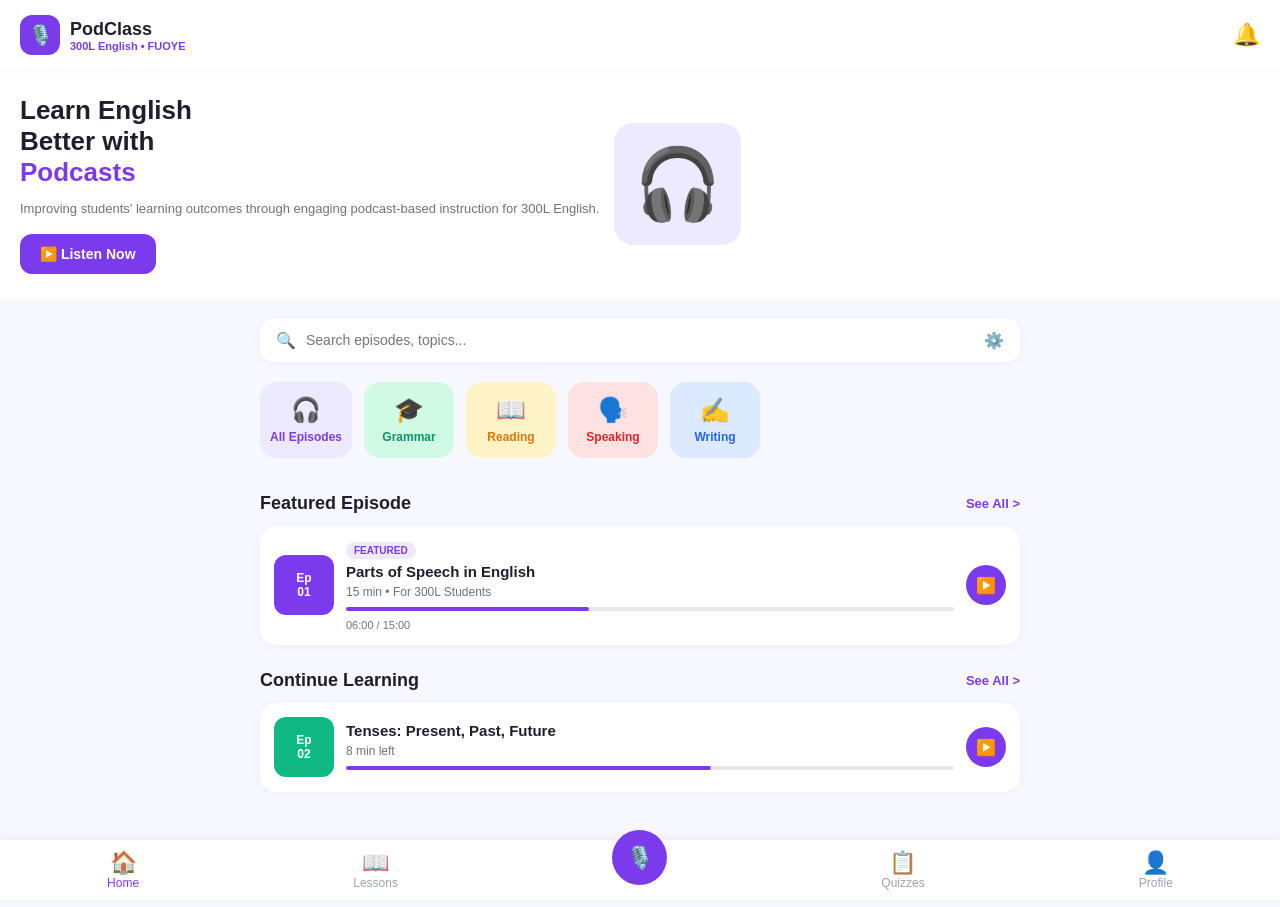
<file: index.html>
<!DOCTYPE html>
<html lang="en">
<head>
  <meta charset="UTF-8">
  <meta name="viewport" content="width=device-width, initial-scale=1.0">
  <title>PodClass - FUOYE 300L English</title>
  <style>
    * { margin: 0; padding: 0; box-sizing: border-box; font-family: -apple-system, BlinkMacSystemFont, 'Segoe UI', Roboto, Arial, sans-serif; }
    body { background: #f7f7ff; color: #1e1e2d; padding-bottom: 80px; }
    
    /* HEADER */
    .app-header { background: white; padding: 15px 20px; position: sticky; top: 0; z-index: 100; box-shadow: 0 2px 5px rgba(0,0,0,0.03); }
    .header-bar { display: flex; justify-content: space-between; align-items: center; }
    .logo { display: flex; align-items: center; gap: 10px; }
    .logo-icon { background: #7c3aed; color: white; width: 40px; height: 40px; border-radius: 12px; display: flex; align-items: center; justify-content: center; font-size: 20px; }
    .logo h2 { font-size: 18px; color: #1e1e2d; }
    .logo p { font-size: 11px; color: #7c3aed; font-weight: 600; }
    .header-icons { font-size: 22px; }

    /* HERO */
    .hero-section { background: white; padding: 25px 20px; display: flex; align-items: center; gap: 15px; }
    .hero-text h1 { font-size: 26px; line-height: 1.2; color: #1e1e2d; }
    .hero-text h1 span { color: #7c3aed; }
    .hero-text p { font-size: 13px; color: #6b7280; margin: 12px 0 18px; }
    .btn-listen { background: #7c3aed; color: white; padding: 12px 20px; border-radius: 12px; text-decoration: none; font-weight: 700; font-size: 14px; display: inline-block; }
    .hero-img { font-size: 70px; background: #ede9fe; padding: 20px; border-radius: 20px; }

    /* CONTAINER */
    .container { padding: 20px; max-width: 800px; margin: 0 auto; }
    .search-box { background: white; display: flex; align-items: center; gap: 10px; padding: 12px 16px; border-radius: 14px; box-shadow: 0 2px 10px rgba(0,0,0,0.04); margin-bottom: 20px; }
    .search-box input { border: none; outline: none; flex: 1; font-size: 14px; background: transparent; }

    /* CATEGORIES */
    .categories { display: flex; gap: 12px; overflow-x: auto; padding-bottom: 10px; }
    .cat-card { min-width: 90px; padding: 14px 10px; border-radius: 16px; text-align: center; font-size: 12px; font-weight: 600; }
    .cat-card div { font-size: 24px; margin-bottom: 6px; }
    .purple { background: #ede9fe; color: #7c3aed; }
    .green { background: #d1fae5; color: #059669; }
    .yellow { background: #fef3c7; color: #d97706; }
    .red { background: #fee2e2; color: #dc2626; }
    .blue { background: #dbeafe; color: #2563eb; }

    /* EPISODE CARDS */
    .section-title { display: flex; justify-content: space-between; align-items: center; margin: 25px 0 12px; }
    .section-title h3 { font-size: 18px; }
    .section-title a { color: #7c3aed; font-size: 13px; font-weight: 600; text-decoration: none; }
    .episode-card { background: white; padding: 14px; border-radius: 16px; display: flex; align-items: center; gap: 12px; margin-bottom: 15px; box-shadow: 0 2px 10px rgba(0,0,0,0.04); }
    .ep-thumb { background: #7c3aed; color: white; width: 60px; height: 60px; border-radius: 12px; display: flex; align-items: center; justify-content: center; font-size: 12px; font-weight: 700; text-align: center; }
    .ep-thumb.green { background: #10b981; }
    .ep-info { flex: 1; }
    .badge { background: #ede9fe; color: #7c3aed; font-size: 10px; font-weight: 700; padding: 3px 8px; border-radius: 20px; }
    .ep-info h4 { font-size: 15px; margin: 5px 0; }
    .ep-info p { font-size: 12px; color: #6b7280; }
    .progress-bar { background: #e5e7eb; height: 4px; border-radius: 10px; margin: 8px 0; }
    .progress-bar div { background: #7c3aed; height: 4px; border-radius: 10px; }
    .time { font-size: 11px; color: #6b7280; }
    .play-btn { background: #7c3aed; color: white; width: 40px; height: 40px; border-radius: 50%; display: flex; align-items: center; justify-content: center; text-decoration: none; font-size: 16px; }

    /* BOTTOM NAV */
    .bottom-nav { position: fixed; bottom: 0; left: 0; right: 0; background: white; display: flex; justify-content: space-around; padding: 10px 0; box-shadow: 0 -2px 10px rgba(0,0,0,0.05); }
    .bottom-nav a { text-align: center; color: #9ca3af; font-size: 12px; text-decoration: none; }
    .bottom-nav a.active { color: #7c3aed; }
    .bottom-nav a div { font-size: 22px; }
    .mic-btn { background: #7c3aed; color: white !important; width: 55px; height: 55px; border-radius: 50%; margin-top: -20px; display: flex; align-items: center; justify-content: center; font-size: 26px !important; }
  </style>
</head>
<body>

<header class="app-header">
  <div class="header-bar">
    <div class="logo">
      <div class="logo-icon">🎙️</div>
      <div>
        <h2>PodClass</h2>
        <p>300L English • FUOYE</p>
      </div>
    </div>
    <div class="header-icons">🔔</div>
  </div>
</header>

<section class="hero-section">
  <div class="hero-text">
    <h1>Learn English <br>Better with <br><span>Podcasts</span></h1>
    <p>Improving students' learning outcomes through engaging podcast-based instruction for 300L English.</p>
    <a href="podcasts.html" class="btn-listen">▶️ Listen Now</a>
  </div>
  <div class="hero-img">🎧</div>
</section>

<section class="container">
  <div class="search-box">
    <span>🔍</span>
    <input type="text" placeholder="Search episodes, topics...">
    <span>⚙️</span>
  </div>

  <div class="categories">
    <div class="cat-card purple"><div>🎧</div><p>All Episodes</p></div>
    <div class="cat-card green"><div>🎓</div><p>Grammar</p></div>
    <div class="cat-card yellow"><div>📖</div><p>Reading</p></div>
    <div class="cat-card red"><div>🗣️</div><p>Speaking</p></div>
    <div class="cat-card blue"><div>✍️</div><p>Writing</p></div>
  </div>

  <div class="section-title">
    <h3>Featured Episode</h3>
    <a href="podcasts.html">See All ></a>
  </div>

  <div class="episode-card">
    <div class="ep-thumb">Ep<br>01</div>
    <div class="ep-info">
      <span class="badge">FEATURED</span>
      <h4>Parts of Speech in English</h4>
      <p>15 min • For 300L Students</p>
      <div class="progress-bar"><div style="width: 40%;"></div></div>
      <div class="time">06:00 / 15:00</div>
    </div>
    <a href="podcasts.html#ep1" class="play-btn">▶️</a>
  </div>

  <div class="section-title">
    <h3>Continue Learning</h3>
    <a href="podcasts.html">See All ></a>
  </div>

  <div class="episode-card">
    <div class="ep-thumb green">Ep<br>02</div>
    <div class="ep-info">
      <h4>Tenses: Present, Past, Future</h4>
      <p>8 min left</p>
      <div class="progress-bar"><div style="width: 60%;"></div></div>
    </div>
    <a href="podcasts.html#ep2" class="play-btn">▶️</a>
  </div>
</section>

<nav class="bottom-nav">
  <a href="index.html" class="active"><div>🏠</div><span>Home</span></a>
  <a href="lessons.html"><div>📖</div><span>Lessons</span></a>
  <a href="podcasts.html" class="mic-btn"><div>🎙️</div></a>
  <a href="quizzes.html"><div>📋</div><span>Quizzes</span></a>
  <a href="progress.html"><div>👤</div><span>Profile</span></a>
</nav>

</body>
</html>
</file>
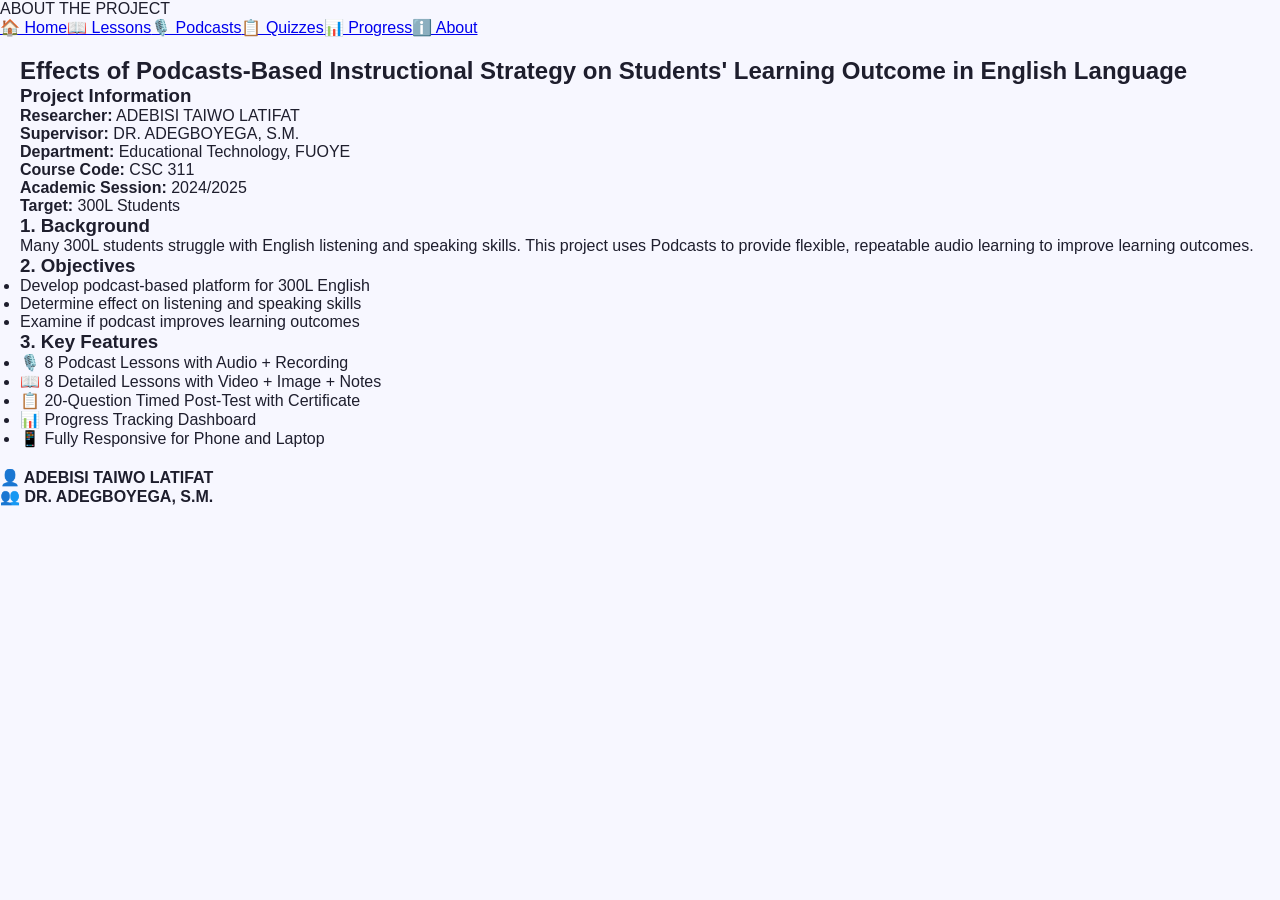
<file: about.html>
<!DOCTYPE html><html lang="en"><head><meta charset="UTF-8"><meta name="viewport" content="width=device-width, initial-scale=1.0">
<title>About - PodClass 300L</title><link rel="stylesheet" href="style.css"></head><body>
<header><div class="header-top"><div class="school-name">ABOUT THE PROJECT</div></div>
<nav><a href="index.html">🏠 Home</a><a href="lessons.html">📖 Lessons</a><a href="podcasts.html">🎙️ Podcasts</a><a href="quizzes.html">📋 Quizzes</a><a href="progress.html">📊 Progress</a><a href="about.html" class="active">ℹ️ About</a></nav></header>
<section class="container">
  <h1>Effects of Podcasts-Based Instructional Strategy on Students' Learning Outcome in English Language</h1>
  <div class="lesson-card">
    <h3>Project Information</h3>
    <p><b>Researcher:</b> ADEBISI TAIWO LATIFAT</p><p><b>Supervisor:</b> DR. ADEGBOYEGA, S.M.</p>
    <p><b>Department:</b> Educational Technology, FUOYE</p><p><b>Course Code:</b> CSC 311</p><p><b>Academic Session:</b> 2024/2025</p><p><b>Target:</b> 300L Students</p>
  </div>
  <div class="lesson-card"><h3>1. Background</h3><p>Many 300L students struggle with English listening and speaking skills. This project uses Podcasts to provide flexible, repeatable audio learning to improve learning outcomes.</p></div>
  <div class="lesson-card"><h3>2. Objectives</h3><ul><li>Develop podcast-based platform for 300L English</li><li>Determine effect on listening and speaking skills</li><li>Examine if podcast improves learning outcomes</li></ul></div>
  <div class="lesson-card"><h3>3. Key Features</h3><ul><li>🎙️ 8 Podcast Lessons with Audio + Recording</li><li>📖 8 Detailed Lessons with Video + Image + Notes</li><li>📋 20-Question Timed Post-Test with Certificate</li><li>📊 Progress Tracking Dashboard</li><li>📱 Fully Responsive for Phone and Laptop</li></ul></div>
</section>
<footer><div><b>👤 ADEBISI TAIWO LATIFAT</b></div><div><b>👥 DR. ADEGBOYEGA, S.M.</b></div></footer></body></html>
</file>
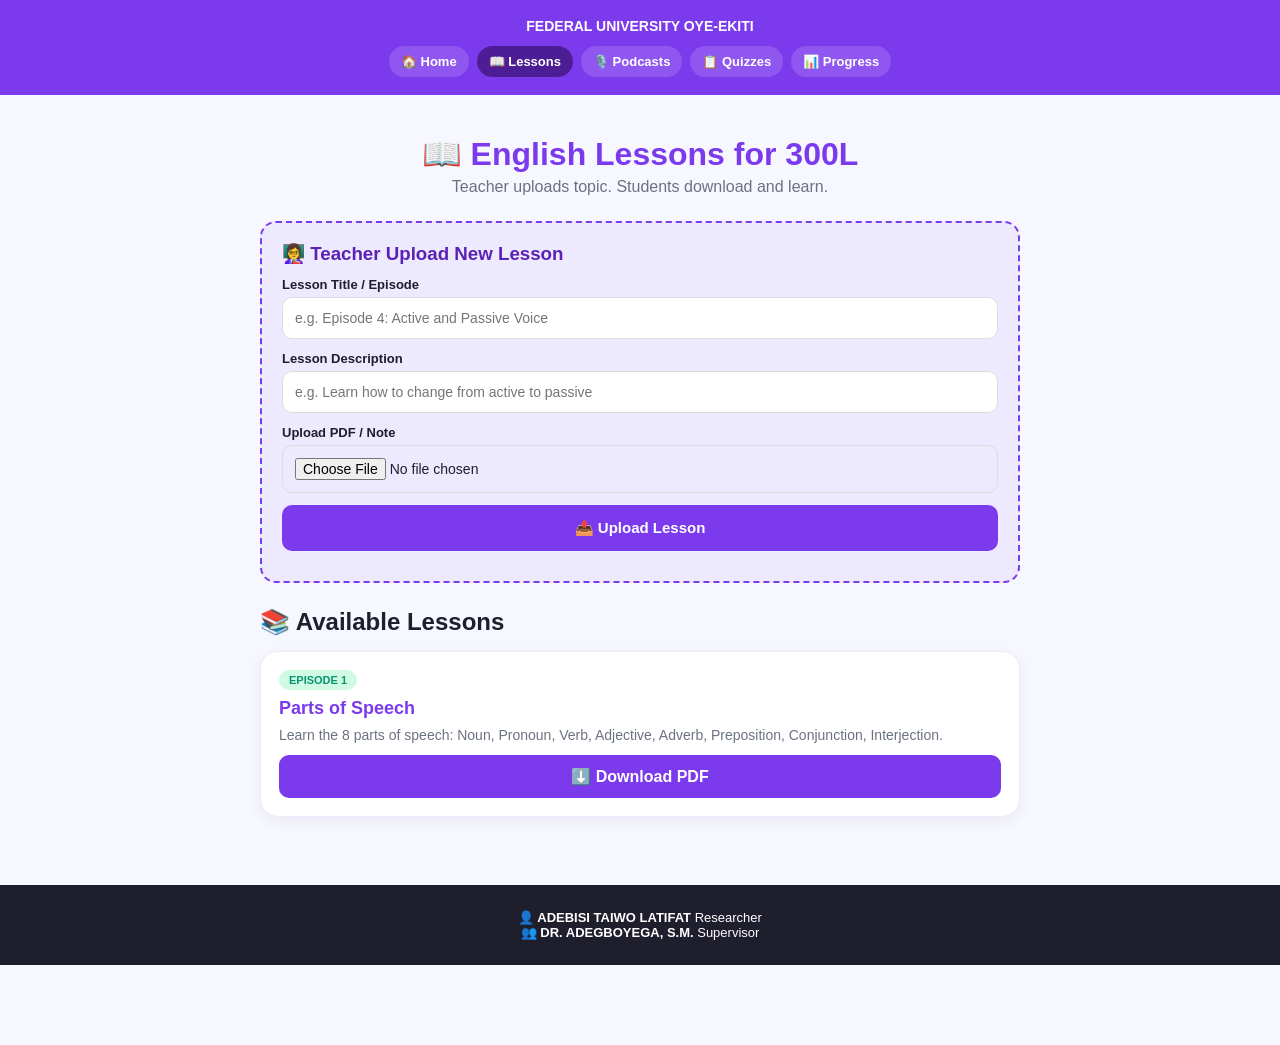
<file: lessons.html>
<!DOCTYPE html>
<html lang="en">
<head>
  <meta charset="UTF-8">
  <meta name="viewport" content="width=device-width, initial-scale=1.0">
  <title>Lessons - PodClass 300L</title>
  <style>
    * { margin: 0; padding: 0; box-sizing: border-box; font-family: -apple-system, BlinkMacSystemFont, 'Segoe UI', Roboto, Arial, sans-serif; }
    body { background: #f7f7ff; color: #1e1e2d; padding-bottom: 80px; }
    header { background: #7c3aed; color: white; padding: 18px 15px; position: sticky; top: 0; z-index: 100; }
.school-name { font-size: 14px; font-weight: 800; text-align: center; text-transform: uppercase; margin-bottom: 12px; }
    nav { display: flex; flex-wrap: wrap; gap: 8px; justify-content: center; }
    nav a { color: white; text-decoration: none; padding: 8px 12px; border-radius: 20px; background: rgba(255,255,255,0.15); font-size: 13px; font-weight: 600; }
    nav a.active { background: #4c1d95; }
.container { max-width: 800px; margin: 0 auto; padding: 20px; }
    h1 { text-align: center; color: #7c3aed; margin: 20px 0 5px; }
.subtitle { text-align: center; color: #6b7280; margin-bottom: 25px; }
.teacher-upload-box { background: #ede9fe; padding: 20px; border-radius: 16px; border: 2px dashed #7c3aed; margin-bottom: 25px; }
.teacher-upload-box h3 { color: #5b21b6; margin-bottom: 10px; }
.input-group { margin: 12px 0; }
.input-group label { font-weight: 700; font-size: 13px; display: block; margin-bottom: 5px; }
.input-group input { width: 100%; padding: 12px; border: 1.5px solid #ddd; border-radius: 10px; font-size: 14px; }
.btn-upload-lesson { background: #7c3aed; color: white; border: none; padding: 14px; border-radius: 10px; width: 100%; font-weight: 700; cursor: pointer; font-size: 15px; }
.lesson-card { background: white; padding: 18px; border-radius: 18px; margin-bottom: 18px; box-shadow: 0 4px 15px rgba(0,0,0,0.06); border: 1px solid #ede9fe; }
.lesson-card h3 { color: #7c3aed; font-size: 18px; margin-bottom: 8px; }
.lesson-card p { color: #6b7280; font-size: 14px; margin-bottom: 12px; }
.btn-download { background: #7c3aed; color: white; padding: 12px; border-radius: 10px; text-decoration: none; font-weight: 700; display: block; text-align: center; }
.btn-download.green { background: #10b981; }
.badge { background: #d1fae5; color: #059669; font-size: 11px; font-weight: 700; padding: 4px 10px; border-radius: 20px; display: inline-block; margin-bottom: 8px; }
    footer { background: #1e1e2d; color: white; text-align: center; padding: 25px 20px; font-size: 13px; margin-top: 30px; }
  </style>
</head>
<body>

<header>
  <div class="school-name">FEDERAL UNIVERSITY OYE-EKITI</div>
  <nav>
    <a href="index.html">🏠 Home</a>
    <a href="lessons.html" class="active">📖 Lessons</a>
    <a href="podcasts.html">🎙️ Podcasts</a>
    <a href="quizzes.html">📋 Quizzes</a>
    <a href="progress.html">📊 Progress</a>
  </nav>
</header>

<div class="container">
  <h1>📖 English Lessons for 300L</h1>
  <p class="subtitle">Teacher uploads topic. Students download and learn.</p>

  <!-- TEACHER UPLOAD SECTION -->
  <div class="teacher-upload-box">
    <h3>👩‍🏫 Teacher Upload New Lesson</h3>
    <div class="input-group">
      <label>Lesson Title / Episode</label>
      <input type="text" id="lessonTitle" placeholder="e.g. Episode 4: Active and Passive Voice">
    </div>
    <div class="input-group">
      <label>Lesson Description</label>
      <input type="text" id="lessonDesc" placeholder="e.g. Learn how to change from active to passive">
    </div>
    <div class="input-group">
      <label>Upload PDF / Note</label>
      <input type="file" id="lessonFile" accept=".pdf,.doc,.docx,.txt">
    </div>
    <button class="btn-upload-lesson" onclick="uploadLesson()">📤 Upload Lesson</button>
    <div id="uploadStatus" style="margin-top:10px; font-size:13px;"></div>
  </div>

  <!-- STUDENT LESSONS LIST -->
  <h2 style="color:#1e1e2d; margin-bottom:15px;">📚 Available Lessons</h2>
  <div id="lessonsList">
    
    <!-- SAMPLE LESSON 1 -->
    <div class="lesson-card">
      <span class="badge">EPISODE 1</span>
      <h3>Parts of Speech</h3>
      <p>Learn the 8 parts of speech: Noun, Pronoun, Verb, Adjective, Adverb, Preposition, Conjunction, Interjection.</p>
      <a href="#" class="btn-download">⬇️ Download PDF</a>
    </div>

  </div>
</div>

<footer>
  <b>👤 ADEBISI TAIWO LATIFAT</b> Researcher<br>
  <b>👥 DR. ADEGBOYEGA, S.M.</b> Supervisor
</footer>

<script>
let lessonCount = 1;

function uploadLesson(){
  const title = document.getElementById('lessonTitle').value;
  const desc = document.getElementById('lessonDesc').value;
  const fileInput = document.getElementById('lessonFile');
  const status = document.getElementById('uploadStatus');
  
  if(!title ||!desc ||!fileInput.files[0]){
    status.innerText = "⚠️ Please fill all fields and select a file";
    status.style.color = "red";
    return;
  }
  
  const file = fileInput.files[0];
  const fileURL = URL.createObjectURL(file);
  lessonCount++;
  
  const newLesson = `
    <div class="lesson-card">
      <span class="badge">EPISODE ${lessonCount}</span>
      <h3>${title}</h3>
      <p>${desc}</p>
      <a href="${fileURL}" download="${file.name}" class="btn-download green">⬇️ Download ${file.name}</a>
    </div>
  `;
  
  document.getElementById('lessonsList').innerHTML = newLesson + document.getElementById('lessonsList').innerHTML;
  
  status.innerText = "✅ Lesson uploaded successfully!";
  status.style.color = "green";
  
  // Clear inputs
  document.getElementById('lessonTitle').value = "";
  document.getElementById('lessonDesc').value = "";
  fileInput.value = "";
}
</script>

</body>
</html>
</file>
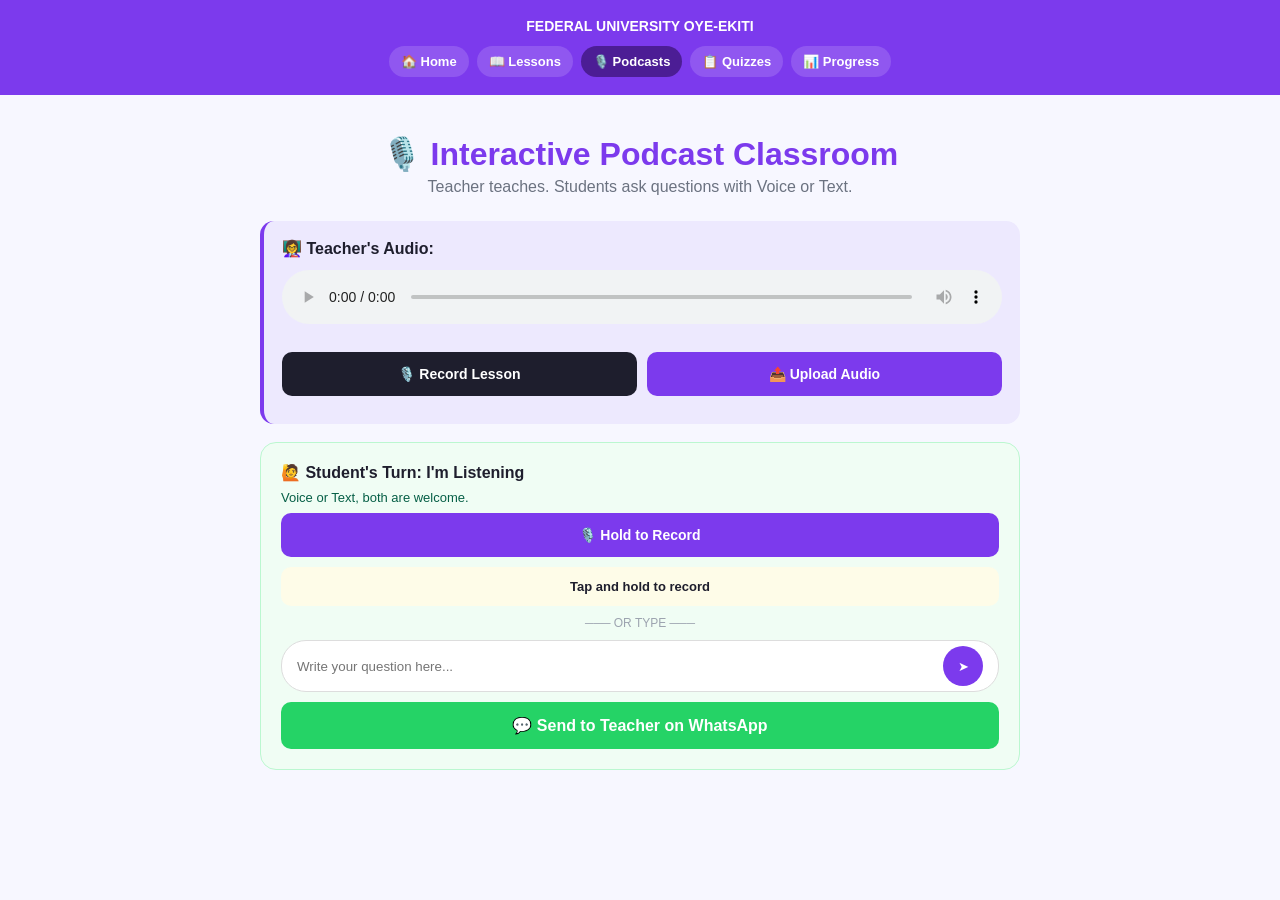
<file: podcasts.html>
<!DOCTYPE html>
<html lang="en">
<head>
  <meta charset="UTF-8">
  <meta name="viewport" content="width=device-width, initial-scale=1.0">
  <title>Podcasts - PodClass 300L</title>
  <style>
    * { margin: 0; padding: 0; box-sizing: border-box; font-family: -apple-system, BlinkMacSystemFont, 'Segoe UI', Roboto, Arial, sans-serif; }
    body { background: #f7f7ff; color: #1e1e2d; padding-bottom: 80px; }
    header { background: #7c3aed; color: white; padding: 18px 15px; position: sticky; top: 0; }
.school-name { font-size: 14px; font-weight: 800; text-align: center; text-transform: uppercase; margin-bottom: 12px; }
    nav { display: flex; flex-wrap: wrap; gap: 8px; justify-content: center; }
    nav a { color: white; text-decoration: none; padding: 8px 12px; border-radius: 20px; background: rgba(255,255,255,0.15); font-size: 13px; font-weight: 600; }
    nav a.active { background: #4c1d95; }
.container { max-width: 800px; margin: 0 auto; padding: 20px; }
    h1 { text-align: center; color: #7c3aed; margin: 20px 0 5px; }
.subtitle { text-align: center; color: #6b7280; margin-bottom: 25px; }
.podcast-card { background: white; padding: 22px; border-radius: 18px; margin-bottom: 20px; box-shadow: 0 4px 15px rgba(0,0,0,0.06); }
.podcast-card h3 { color: #7c3aed; margin-bottom: 10px; }
.episode-note { background: #fef3c7; padding: 12px; border-radius: 10px; font-size: 13px; border-left: 4px solid #f59e0b; margin: 12px 0; }
.teacher-box { background: #ede9fe; padding: 18px; border-radius: 14px; border-left: 4px solid #7c3aed; margin-bottom: 18px; }
.teacher-box audio { width: 100%; margin: 12px 0; }
 
 /* NEW: BUTTONS SIDE BY SIDE */
.teacher-actions { display: flex; gap: 10px; margin-top: 12px; }
.btn { border: none; padding: 14px; border-radius: 10px; cursor: pointer; font-weight: 700; font-size: 14px; flex: 1; text-align: center; }
.btn-black { background: #1e1e2d; color: white; }
.btn-black.recording { background: #dc2626; animation: pulse 1s infinite; }
.btn-purple { background: #7c3aed; color: white; }
 
.student-box { background: #f0fdf4; padding: 20px; border-radius: 16px; border: 1px solid #bbf7d0; }
.btn-green { background: #7c3aed; color: white; width: 100%; }
.record-status { margin: 10px 0; padding: 12px; background: #fefce8; border-radius: 10px; text-align: center; font-weight: 600; font-size: 13px; }
.chat-input-box { display: flex; gap: 8px; background: white; padding: 5px 15px; border-radius: 25px; border: 1.5px solid #ddd; margin: 10px 0; }
.text-input { flex: 1; border: none; outline: none; }
.btn-send { background: #7c3aed; color: white; border: none; width: 40px; height: 40px; border-radius: 50%; }
.btn-whatsapp { background: #25D366; color: white; padding: 14px; border-radius: 10px; text-decoration: none; display: block; text-align: center; font-weight: 700; margin-top: 10px; }
.download-link { display: inline-block; margin-top: 8px; color: #7c3aed; font-weight: 700; text-decoration: underline; }
    @keyframes pulse { 0%,100%{opacity:1} 50%{opacity:0.6} }
    @media(max-width: 400px){.teacher-actions{ flex-direction: column; }
  </style>
</head>
<body>

<header>
  <div class="school-name">FEDERAL UNIVERSITY OYE-EKITI</div>
  <nav>
    <a href="index.html">🏠 Home</a>
    <a href="lessons.html">📖 Lessons</a>
    <a href="podcasts.html" class="active">🎙️ Podcasts</a>
    <a href="quizzes.html">📋 Quizzes</a>
    <a href="progress.html">📊 Progress</a>
  </nav>
</header>

<div class="container">
  <h1>🎙️ Interactive Podcast Classroom</h1>
  <p class="subtitle">Teacher teaches. Students ask questions with Voice or Text.</p>
  
    <div class="teacher-box">
      <b>👩‍🏫 Teacher's Audio:</b>
      <audio id="teacherAudio1" controls></audio>
      <div id="teacherDownload"></div>
      
      <!-- BUTTONS NOW SIDE BY SIDE -->
      <div class="teacher-actions">
        <button class="btn btn-black" id="teacherBtn1" onclick="toggleTeacherRecord(1)">🎙️ Record Lesson</button>
        <label class="btn btn-purple">📤 Upload Audio <input type="file" accept="audio/*,.m4a,.mp3" style="display:none" onchange="uploadTeacherAudio(1, this)"></label>
      </div>
      
      <div id="teacherStatus1" style="margin-top:10px;font-size:13px;"></div>
    </div>

    <div class="student-box">
      <b>🙋 Student's Turn: I'm Listening</b>
      <p style="font-size:13px;color:#065f46;margin:8px 0;">Voice or Text, both are welcome.</p>
      <button class="btn btn-green" id="studentBtn1" onmousedown="startStudentRecord(1)" onmouseup="stopStudentRecord(1)" ontouchstart="startStudentRecord(1)" ontouchend="stopStudentRecord(1)">🎙️ Hold to Record</button>
      <div class="record-status" id="studentStatus1">Tap and hold to record</div>
      <div id="studentDownload"></div>
      <div style="text-align:center;margin:10px 0;color:#9ca3af;font-size:12px;">─── OR TYPE ───</div>
      <div class="chat-input-box">
        <input type="text" id="textInput1" placeholder="Write your question here..." class="text-input">
        <button class="btn-send" onclick="sendTextQuestion(1)">➤</button>
      </div>
      <a href="https://wa.me/23480XXXXXXXX" target="_blank" class="btn-whatsapp">💬 Send to Teacher on WhatsApp</a>
    </div>
  </div>
</div>

<script>
const WHATSAPP_NUMBER = "23480XXXXXXXX"; // CHANGE THIS
let mediaRecorder, audioChunks = [];
let isRecording = false;

function getMimeType(){
  if (MediaRecorder.isTypeSupported('audio/mp4')) return 'audio/mp4';
  return 'audio/webm';
}

async function toggleTeacherRecord(ep){
  const btn = document.getElementById('teacherBtn1');
  const status = document.getElementById('teacherStatus1');
  if(!isRecording){
    try{
      const stream = await navigator.mediaDevices.getUserMedia({audio:true});
      const mime = getMimeType();
      mediaRecorder = new MediaRecorder(stream, {mimeType: mime});
      audioChunks = [];
      mediaRecorder.ondataavailable = e => audioChunks.push(e.data);
      mediaRecorder.onstop = () => {
        const blob = new Blob(audioChunks, {type: mime});
        const url = URL.createObjectURL(blob);
        document.getElementById('teacherAudio1').src = url;
        document.getElementById('teacherDownload').innerHTML = `<a href="${url}" download="Teacher_Ep${ep}.m4a" class="download-link">⬇️ Download Audio to Send</a>`;
        status.innerText = "✅ Recording saved. Download it above";
        btn.innerText = "🎙️ Record Lesson";
        btn.classList.remove('recording');
        stream.getTracks().forEach(track => track.stop());
      };
      mediaRecorder.start();
      isRecording = true;
      btn.innerText = "⏹️ Stop Recording";
      btn.classList.add('recording');
      status.innerText = "🔴 Recording...";
    }catch(err){ alert("Please allow microphone access"); }
  }else{
    mediaRecorder.stop();
    isRecording = false;
  }
}

function uploadTeacherAudio(ep, input){ 
  const file = input.files[0]; 
  if(file){ 
    const url = URL.createObjectURL(file);
    document.getElementById('teacherAudio1').src = url; 
    document.getElementById('teacherDownload').innerHTML = `<a href="${url}" download="${file.name}" class="download-link">⬇️ Download Audio</a>`;
    document.getElementById('teacherStatus1').innerText = "✅ Audio uploaded: " + file.name; 
  }
}

async function startStudentRecord(ep){
  const btn = document.getElementById('studentBtn1');
  const status = document.getElementById('studentStatus1');
  try{
    const stream = await navigator.mediaDevices.getUserMedia({audio:true});
    const mime = getMimeType();
    mediaRecorder = new MediaRecorder(stream, {mimeType: mime});
    audioChunks = [];
    mediaRecorder.ondataavailable = e => audioChunks.push(e.data);
    mediaRecorder.onstop = () => {
      const blob = new Blob(audioChunks, {type: mime});
      const url = URL.createObjectURL(blob);
      document.getElementById('studentDownload').innerHTML = `<audio controls src="${url}"></audio><br><a href="${url}" download="Student_Ep${ep}.m4a" class="download-link">⬇️ Download to Send on WhatsApp</a>`;
      status.innerText = "✅ Recording done! Download and send";
      btn.innerText = "🎙️ Hold to Record";
      stream.getTracks().forEach(track => track.stop());
    };
    mediaRecorder.start();
    btn.innerText = "🔴 Recording...";
    status.innerText = "Recording... Release to stop";
  }catch(err){ alert("Please allow microphone access"); }
}

function stopStudentRecord(ep){ 
  if(mediaRecorder && mediaRecorder.state === "recording") mediaRecorder.stop(); 
}

function sendTextQuestion(ep){ 
  let txt = document.getElementById('textInput1').value; 
  if(txt){ 
    window.open(`https://wa.me/${WHATSAPP_NUMBER}?text=Ep${ep} Question: ${encodeURIComponent(txt)}`,'_blank'); 
    document.getElementById('textInput1').value = "";
  }
}
</script>

</body>
</html>
</file>
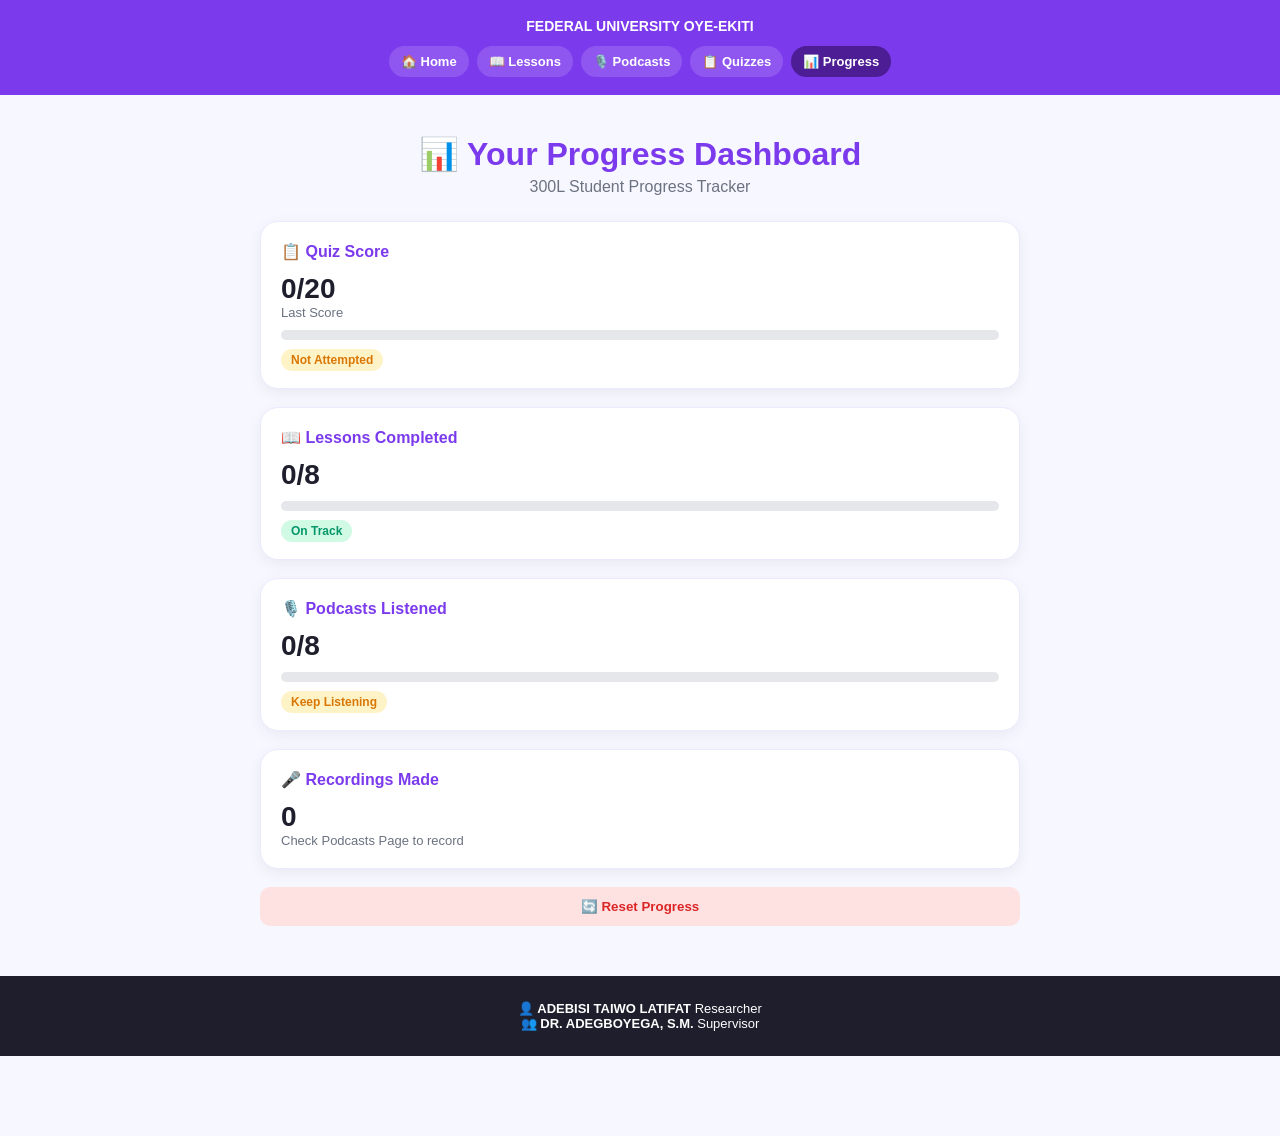
<file: progress.html>
<!DOCTYPE html>
<html lang="en">
<head>
  <meta charset="UTF-8">
  <meta name="viewport" content="width=device-width, initial-scale=1.0">
  <title>Progress - PodClass 300L</title>
  <style>
    * { margin: 0; padding: 0; box-sizing: border-box; font-family: -apple-system, BlinkMacSystemFont, 'Segoe UI', Roboto, Arial, sans-serif; }
    body { background: #f7f7ff; color: #1e1e2d; padding-bottom: 80px; }
    header { background: #7c3aed; color: white; padding: 18px 15px; position: sticky; top: 0; z-index: 100; }
.school-name { font-size: 14px; font-weight: 800; text-align: center; text-transform: uppercase; margin-bottom: 12px; }
    nav { display: flex; flex-wrap: wrap; gap: 8px; justify-content: center; }
    nav a { color: white; text-decoration: none; padding: 8px 12px; border-radius: 20px; background: rgba(255,255,255,0.15); font-size: 13px; font-weight: 600; }
    nav a.active { background: #4c1d95; }
.container { max-width: 800px; margin: 0 auto; padding: 20px; }
    h1 { text-align: center; color: #7c3aed; margin: 20px 0 5px; }
.subtitle { text-align: center; color: #6b7280; margin-bottom: 25px; }
.progress-card { background: white; padding: 20px; border-radius: 18px; margin-bottom: 18px; box-shadow: 0 4px 15px rgba(0,0,0,0.06); border: 1px solid #ede9fe; }
.progress-card h3 { color: #7c3aed; font-size: 16px; margin-bottom: 12px; display: flex; align-items: center; gap: 8px; }
.stat-number { font-size: 28px; font-weight: 800; color: #1e1e2d; }
.stat-label { font-size: 13px; color: #6b7280; }
.progress-bar-bg { background: #e5e7eb; height: 10px; border-radius: 10px; margin: 10px 0; overflow: hidden; }
.progress-bar-fill { background: #7c3aed; height: 10px; border-radius: 10px; width: 0%; transition: width 0.5s; }
.badge-green { background: #d1fae5; color: #059669; padding: 4px 10px; border-radius: 20px; font-size: 12px; font-weight: 700; }
.badge-yellow { background: #fef3c7; color: #d97706; padding: 4px 10px; border-radius: 20px; font-size: 12px; font-weight: 700; }
    footer { background: #1e1e2d; color: white; text-align: center; padding: 25px 20px; font-size: 13px; margin-top: 30px; }
  </style>
</head>
<body>

<header>
  <div class="school-name">FEDERAL UNIVERSITY OYE-EKITI</div>
  <nav>
    <a href="index.html">🏠 Home</a>
    <a href="lessons.html">📖 Lessons</a>
    <a href="podcasts.html">🎙️ Podcasts</a>
    <a href="quizzes.html">📋 Quizzes</a>
    <a href="progress.html" class="active">📊 Progress</a>
  </nav>
</header>

<div class="container">
  <h1>📊 Your Progress Dashboard</h1>
  <p class="subtitle">300L Student Progress Tracker</p>

  <!-- QUIZ SCORE -->
  <div class="progress-card">
    <h3>📋 Quiz Score</h3>
    <div class="stat-number" id="quizScore">0/20</div>
    <div class="stat-label">Last Score</div>
    <div class="progress-bar-bg"><div class="progress-bar-fill" id="quizBar"></div></div>
    <span class="badge-yellow" id="quizBadge">Not Attempted</span>
  </div>

  <!-- LESSONS -->
  <div class="progress-card">
    <h3>📖 Lessons Completed</h3>
    <div class="stat-number" id="lessonCount">0/8</div>
    <div class="progress-bar-bg"><div class="progress-bar-fill" id="lessonBar" style="background:#10b981"></div></div>
    <span class="badge-green">On Track</span>
  </div>

  <!-- PODCASTS -->
  <div class="progress-card">
    <h3>🎙️ Podcasts Listened</h3>
    <div class="stat-number" id="podcastCount">0/8</div>
    <div class="progress-bar-bg"><div class="progress-bar-fill" id="podcastBar" style="background:#f59e0b"></div></div>
    <span class="badge-yellow">Keep Listening</span>
  </div>

  <!-- RECORDINGS -->
  <div class="progress-card">
    <h3>🎤 Recordings Made</h3>
    <div class="stat-number" id="recordCount">0</div>
    <div class="stat-label">Check Podcasts Page to record</div>
  </div>
  
  <button onclick="resetProgress()" style="background:#fee2e2; color:#dc2626; border:none; padding:12px; border-radius:10px; width:100%; font-weight:700;">🔄 Reset Progress</button>
</div>

<footer>
  <b>👤 ADEBISI TAIWO LATIFAT</b> Researcher<br>
  <b>👥 DR. ADEGBOYEGA, S.M.</b> Supervisor
</footer>

<script>
// Load saved data from browser
function loadProgress(){
  const quiz = localStorage.getItem('podclass_quizScore') || 0;
  const lessons = localStorage.getItem('podclass_lessons') || 0;
  const podcasts = localStorage.getItem('podclass_podcasts') || 0;
  const records = localStorage.getItem('podclass_records') || 0;
  
  document.getElementById('quizScore').innerText = `${quiz}/20`;
  document.getElementById('quizBar').style.width = `${(quiz/20)*100}%`;
  document.getElementById('quizBadge').innerText = quiz >= 10 ? "Passed" : "Not Attempted";
  document.getElementById('quizBadge').className = quiz >= 10 ? "badge-green" : "badge-yellow";
  
  document.getElementById('lessonCount').innerText = `${lessons}/8`;
  document.getElementById('lessonBar').style.width = `${(lessons/8)*100}%`;
  
  document.getElementById('podcastCount').innerText = `${podcasts}/8`;
  document.getElementById('podcastBar').style.width = `${(podcasts/8)*100}%`;
  
  document.getElementById('recordCount').innerText = records;
}

function resetProgress(){
  localStorage.clear();
  alert("Progress Reset!");
  loadProgress();
}

loadProgress();
</script>

</body>
</html>
</file>
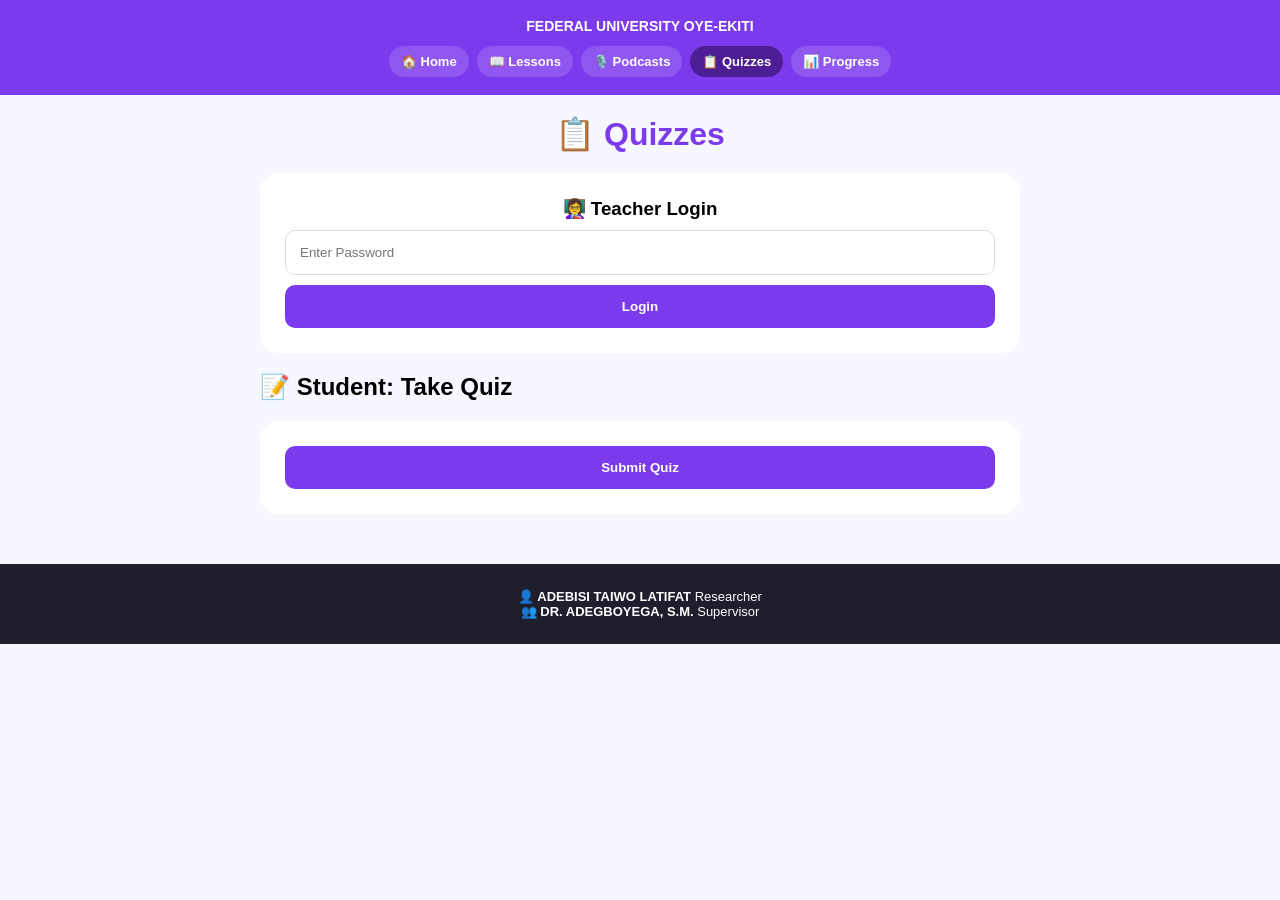
<file: quizzes.html>
<!DOCTYPE html><html lang="en"><head><meta charset="UTF-8"><meta name="viewport" content="width=device-width, initial-scale=1.0"><title>Quizzes - PodClass</title><style>*{margin:0;padding:0;box-sizing:border-box;font-family:Arial,sans-serif}body{background:#f7f7ff;padding-bottom:80px}header{background:#7c3aed;color:white;padding:18px 15px;position:sticky;top:0}.school-name{font-size:14px;font-weight:800;text-align:center;text-transform:uppercase;margin-bottom:12px}nav{display:flex;flex-wrap:wrap;gap:8px;justify-content:center}nav a{color:white;text-decoration:none;padding:8px 12px;border-radius:20px;background:rgba(255,255,255,0.15);font-size:13px;font-weight:600}nav a.active{background:#4c1d95}.container{max-width:800px;margin:0 auto;padding:20px}h1{text-align:center;color:#7c3aed}.login-box{background:white;padding:25px;border-radius:18px;text-align:center;margin:20px 0}.login-box input{width:100%;padding:14px;border:1.5px solid #ddd;border-radius:10px;margin:10px 0}.teacher-box{background:#ede9fe;padding:20px;border-radius:16px;border:2px dashed #7c3aed;margin:20px 0;display:none}.input-group input{width:100%;padding:12px;border:1.5px solid #ddd;border-radius:10px;margin:5px 0}.btn{background:#7c3aed;color:white;border:none;padding:14px;border-radius:10px;width:100%;font-weight:700;cursor:pointer}.quiz-box{background:white;padding:25px;border-radius:18px}.question{margin-bottom:20px;border-bottom:1px solid #eee;padding-bottom:15px}.result-box{display:none;background:#d1fae5;border:2px solid #10b981;padding:20px;border-radius:16px;text-align:center;margin-top:20px}footer{background:#1e1e2d;color:white;text-align:center;padding:25px;font-size:13px;margin-top:30px}</style></head><body>
<header><div class="school-name">FEDERAL UNIVERSITY OYE-EKITI</div><nav><a href="index.html">🏠 Home</a><a href="lessons.html">📖 Lessons</a><a href="podcasts.html">🎙️ Podcasts</a><a href="quizzes.html" class="active">📋 Quizzes</a><a href="progress.html">📊 Progress</a></nav></header>
<div class="container"><h1>📋 Quizzes</h1>
<div class="login-box" id="login"><h3>👩‍🏫 Teacher Login</h3><input type="password" id="pass" placeholder="Enter Password"><button class="btn" onclick="login()">Login</button></div>
<div class="teacher-box" id="panel"><h3>Set Quiz</h3><input type="text" id="qTitle" placeholder="Quiz Title"><div id="qBuilder"></div><button class="btn" style="background:#10b981" onclick="addQ()">+ Add Question</button><button class="btn" onclick="publish()">📤 Publish Quiz</button></div>
<h2 style="margin:20px 0">📝 Student: Take Quiz</h2><form class="quiz-box" id="form"><div id="studentArea">No quiz yet</div><button type="button" class="btn" id="submitBtn" style="display:none" onclick="submit()">Submit Quiz</button><div class="result-box" id="result"><h2 id="score"></h2></div></form></div>
<footer><b>👤 ADEBISI TAIWO LATIFAT</b> Researcher<br><b>👥 DR. ADEGBOYEGA, S.M.</b> Supervisor</footer>
<script>const P="podclass300L";let qc=0,qd=[];function login(){if(document.getElementById('pass').value===P){document.getElementById('panel').style.display="block";document.getElementById('login').style.display="none";addQ()}else alert("Wrong Password")}
function addQ(){qc++;document.getElementById('qBuilder').innerHTML+=`<div style="background:white;padding:15px;border-radius:10px;margin:10px 0"><input id="q${qc}_t" placeholder="Question ${qc}"><input id="q${qc}_a" placeholder="Option A"><input id="q${qc}_b" placeholder="Option B"><input id="q${qc}_c" placeholder="Option C"><input id="q${qc}_ans" placeholder="Correct: a,b,c"></div>`}
function publish(){qd=[];for(let i=1;i<=qc;i++){qd.push({q:document.getElementById(`q${i}_t`).value,a:document.getElementById(`q${i}_a`).value,b:document.getElementById(`q${i}_b`).value,c:document.getElementById(`q${i}_c`).value,ans:document.getElementById(`q${i}_ans`).value})}localStorage.setItem('podclass_quizData',JSON.stringify(qd));render()}
function render(){let d=JSON.parse(localStorage.getItem('podclass_quizData')||'[]');let h="";d.forEach((x,i)=>{h+=`<div class="question"><h4>${i+1}. ${x.q}</h4><label><input type="radio" name="q${i}" value="a"> ${x.a}</label><br><label><input type="radio" name="q${i}" value="b"> ${x.b}</label><br><label><input type="radio" name="q${i}" value="c"> ${x.c}</label></div>`});document.getElementById('studentArea').innerHTML=h;document.getElementById('submitBtn').style.display="block"}
function submit(){let d=JSON.parse(localStorage.getItem('podclass_quizData')||'[]');let s=0;d.forEach((x,i)=>{if(document.querySelector(`input[name="q${i}"]:checked`)?.value===x.ans)s++});localStorage.setItem('podclass_quizScore',s);document.getElementById('score').innerText=`Score: ${s}/${d.length}`;document.getElementById('result').style.display="block"}render()</script></body></html>
</file>
<file: style.css>
* { margin: 0; padding: 0; box-sizing: border-box; font-family: 'Segoe UI', Roboto, Arial, sans-serif; }
body { background: #f7f7ff; color: #1e1e2d; padding-bottom: 80px; }

/* HEADER */
.app-header { background: white; padding: 15px 20px; position: sticky; top: 0; z-index: 100; }
.header-bar { display: flex; justify-content: space-between; align-items: center; }
.logo { display: flex; align-items: center; gap: 10px; }
.logo-icon { background: #7c3aed; color: white; width: 40px; height: 40px; border-radius: 12px; display: flex; align-items: center; justify-content: center; font-size: 20px; }
.logo h2 { font-size: 18px; color: #1e1e2d; }
.logo p { font-size: 11px; color: #7c3aed; font-weight: 600; }
.header-icons { font-size: 22px; }

/* HERO */
.hero-section {
  background: white;
  padding: 25px 20px;
  display: flex;
  align-items: center;
  gap: 15px;
}
.hero-text h1 { font-size: 26px; line-height: 1.2; color: #1e1e2d; }
.hero-text h1 span { color: #7c3aed; }
.hero-text p { font-size: 13px; color: #6b7280; margin: 12px 0 18px; }
.btn-listen {
  background: #7c3aed;
  color: white;
  padding: 12px 20px;
  border-radius: 12px;
  text-decoration: none;
  font-weight: 700;
  font-size: 14px;
}
.hero-img { font-size: 70px; background: #ede9fe; padding: 20px; border-radius: 20px; }

/* CONTAINER */
.container { padding: 20px; }
.search-box {
  background: white;
  display: flex; align-items: center; gap: 10px;
  padding: 12px 16px; border-radius: 14px;
  box-shadow: 0 2px 10px rgba(0,0,0,0.04);
  margin-bottom: 20px;
}
.search-box input { border: none; outline: none; flex: 1; font-size: 14px; background: transparent; }

/* CATEGORIES */
.categories { display: flex; gap: 12px; overflow-x: auto; padding-bottom: 10px; }
.cat-card {
  min-width: 90px; padding: 14px 10px; border-radius: 16px;
  text-align: center; font-size: 12px; font-weight: 600;
}
.cat-card div { font-size: 24px; margin-bottom: 6px; }
.purple { background: #ede9fe; color: #7c3aed; }
.green { background: #d1fae5; color: #059669; }
.yellow { background: #fef3c7; color: #d97706; }
.red { background: #fee2e2; color: #dc2626; }
.blue { background: #dbeafe; color: #2563eb; }

/* EPISODE CARDS */
.section-title { display: flex; justify-content: space-between; align-items: center; margin: 25px 0 12px; }
.section-title h3 { font-size: 18px; }
.section-title a { color: #7c3aed; font-size: 13px; font-weight: 600; text-decoration: none; }

.episode-card {
  background: white;
  padding: 14px;
  border-radius: 16px;
  display: flex;
  align-items: center;
  gap: 12px;
  margin-bottom: 15px;
  box-shadow: 0 2px 10px rgba(0,0,0,0.04);
}
.ep-thumb {
  background: #7c3aed; color: white;
  width: 60px; height: 60px; border-radius: 12px;
  display: flex; align-items: center; justify-content: center;
  font-size: 12px; font-weight: 700; text-align: center;
}
.ep-thumb.green { background: #10b981; }
.ep-info { flex: 1; }
.badge { background: #ede9fe; color: #7c3aed; font-size: 10px; font-weight: 700; padding: 3px 8px; border-radius: 20px; }
.ep-info h4 { font-size: 15px; margin: 5px 0; }
.ep-info p { font-size: 12px; color: #6b7280; }
.progress-bar { background: #e5e7eb; height: 4px; border-radius: 10px; margin: 8px 0; }
.progress-bar div { background: #7c3aed; height: 4px; border-radius: 10px; }
.time { font-size: 11px; color: #6b7280; }
.play-btn {
  background: #7c3aed; color: white;
  width: 40px; height: 40px; border-radius: 50%;
  display: flex; align-items: center; justify-content: center;
  text-decoration: none; font-size: 16px;
}

/* BOTTOM NAV */
.bottom-nav {
  position: fixed; bottom: 0; left: 0; right: 0;
  background: white; display: flex; justify-content: space-around;
  padding: 10px 0; box-shadow: 0 -2px 10px rgba(0,0,0,0.05);
}
.bottom-nav a { text-align: center; color: #9ca3af; font-size: 12px; text-decoration: none; }
.bottom-nav a.active { color: #7c3aed; }
.bottom-nav a div { font-size: 22px; }
.mic-btn {
  background: #7c3aed; color: white !important;
  width: 55px; height: 55px; border-radius: 50%;
  margin-top: -20px; display: flex; align-items: center; justify-content: center;
  font-size: 26px !important;
}
</file>
